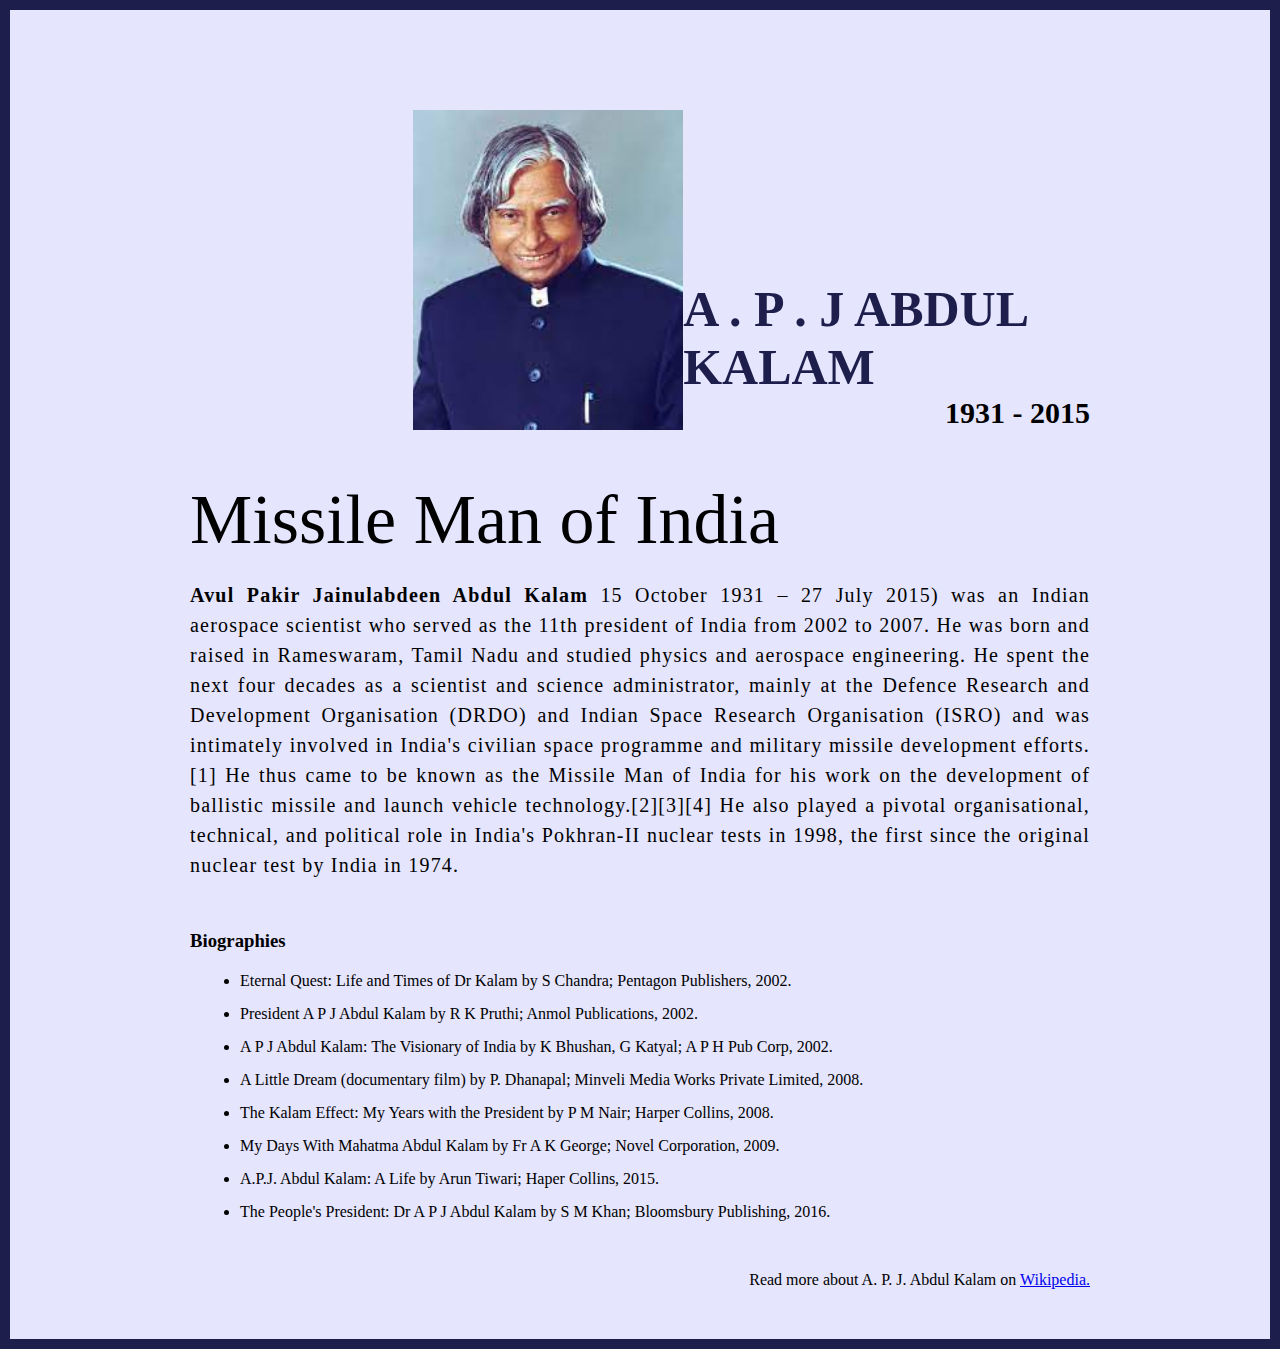
<file: project 1/index.html>
<!DOCTYPE html>
<html lang="en">
<head>
    <meta charset="UTF-8">
    <meta name="viewport" content="width=, initial-scale=1.0">
    <link rel="stylesheet" href="style.css">
    <title>A.P.J ABDUL KALAM WEBSITE </title>
</head>
<body>
    <div class="container">
        <div class="content">
          <section class="top_section">
            <div class="image_container">
            </div>
            <img src="/project 1/image/image.jpg" alt="tribute" />
            <div>
              <h1>A . P . J Abdul Kalam</h1>
              <h4>1931 - 2015</h4>
            </div>
          </section>
          <section class="about_section">
            <h2>Missile Man of India</h2>
            <p>
              <b>Avul Pakir Jainulabdeen Abdul Kalam</b> 15 October 1931 – 27 July
              2015) was an Indian aerospace scientist who served as the 11th
              president of India from 2002 to 2007. He was born and raised in
              Rameswaram, Tamil Nadu and studied physics and aerospace
              engineering. He spent the next four decades as a scientist and
              science administrator, mainly at the Defence Research and
              Development Organisation (DRDO) and Indian Space Research
              Organisation (ISRO) and was intimately involved in India's civilian
              space programme and military missile development efforts.[1] He thus
              came to be known as the Missile Man of India for his work on the
              development of ballistic missile and launch vehicle
              technology.[2][3][4] He also played a pivotal organisational,
              technical, and political role in India's Pokhran-II nuclear tests in
              1998, the first since the original nuclear test by India in 1974.
            </p>
          </section>
          <section class="biography_section">
            <h3>Biographies</h3>
            <ul>
              <li>
                Eternal Quest: Life and Times of Dr Kalam by S Chandra; Pentagon
                Publishers, 2002.
              </li>
              <li>
                President A P J Abdul Kalam by R K Pruthi; Anmol Publications,
                2002.
              </li>
              <li>
                A P J Abdul Kalam: The Visionary of India by K Bhushan, G Katyal;
                A P H Pub Corp, 2002.
              </li>
              <li>
                A Little Dream (documentary film) by P. Dhanapal; Minveli Media
                Works Private Limited, 2008.
              </li>
              <li>
                The Kalam Effect: My Years with the President by P M Nair; Harper
                Collins, 2008.
              </li>
              <li>
                My Days With Mahatma Abdul Kalam by Fr A K George; Novel
                Corporation, 2009.
              </li>
              <li>
                A.P.J. Abdul Kalam: A Life by Arun Tiwari; Haper Collins, 2015.
              </li>
              <li>
                The People's President: Dr A P J Abdul Kalam by S M Khan;
                Bloomsbury Publishing, 2016.
              </li>
            </ul>
          </section>
          <footer>
            <p>
              Read more about A. P. J. Abdul Kalam on
              <a href="https://en.wikipedia.org/wiki/A._P._J._Abdul_Kalam"
                >Wikipedia.</a
              >
            </p>
          </footer>
        </div>
      </div>
</body>
</html>
</file>
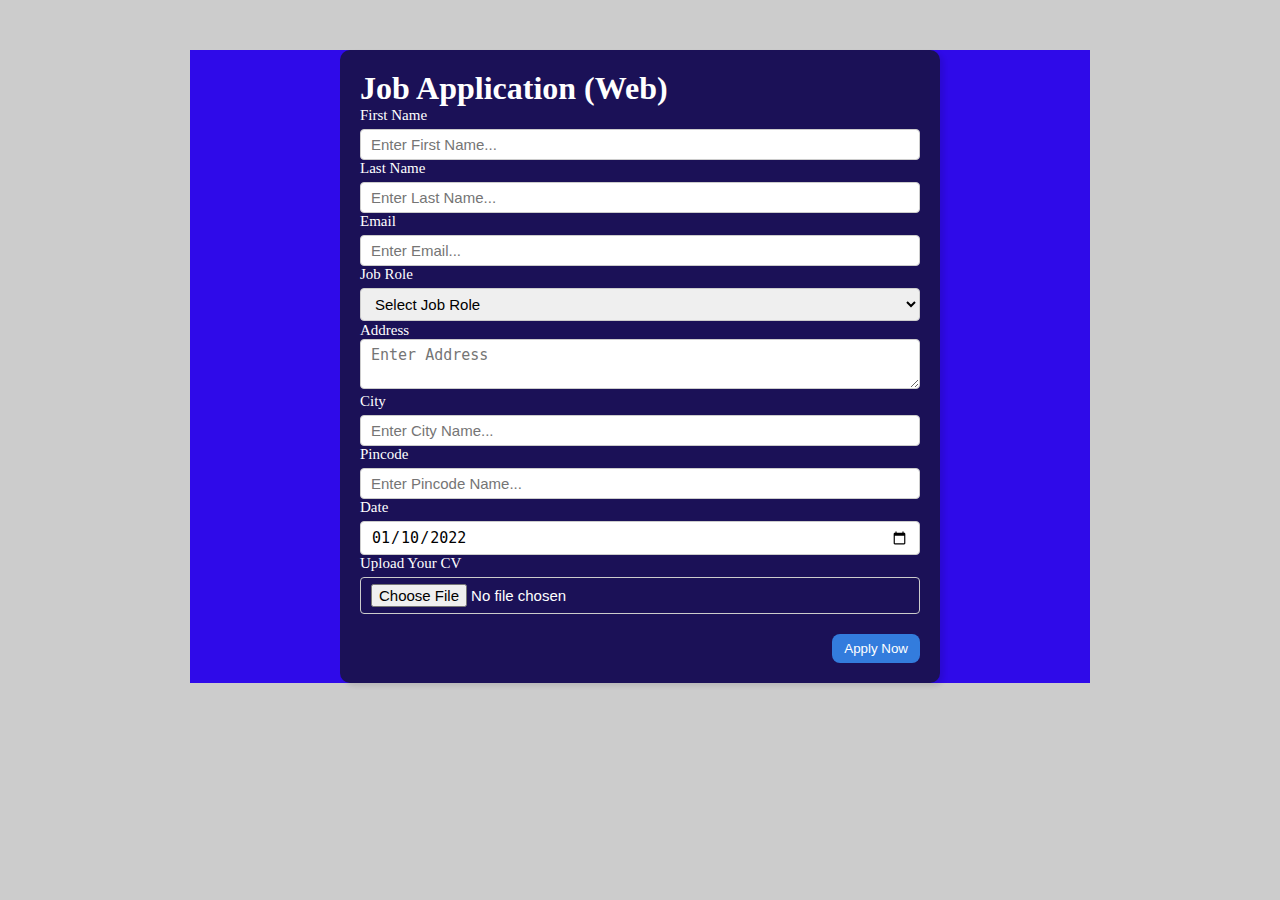
<file: project 2/index.html>
<!DOCTYPE html>
<html lang="en">

<head>
    <meta charset="UTF-8" />
    <meta http-equiv="X-UA-Compatible" content="IE=edge" />
    <meta name="viewport" content="width=device-width, initial-scale=1.0" />
    <title>Job Application Form</title>
    <link rel="stylesheet" href="style.css" />
</head>

<body>
    <div class="container">
        <div class="apply_box">
            <h1>
                Job Application
                <span class="title_small">(Web)</span>
            </h1>
            <form action="">
                <div class="form_container">
                    <div class="form_control">
                        <label for="first_name"> First Name </label>
                        <input id="first_name" name="first_name" placeholder="Enter First Name..." />
                    </div>
                    <div class="form_control">
                        <label for="last_name"> Last Name </label>
                        <input id="last_name" name="last_name" placeholder="Enter Last Name..." />
                    </div>
                    <div class="form_control">
                        <label for="email"> Email </label>
                        <input type="email" id="email" name="email" placeholder="Enter Email..." />
                    </div>
                    <div class="form_control">
                        <label for="job_role"> Job Role </label>
                        <select id="job_role" name="job_role">
                            <option value="">Select Job Role</option>
                            <option value="frontend">Frontend Developer</option>
                            <option value="backend">Backend Developer</option>
                            <option value="full_stack">Full Stack Developer</option>
                            <option value="ui_ux">UI UX Designer</option>
                        </select>
                    </div>
                    <div class="textarea_control">
                        <label for="address"> Address </label>
                        <textarea id="address" name="address" row="4" cols="50" placeholder="Enter Address"></textarea>
                    </div>
                    <div class="form_control">
                        <label for="city"> City </label>
                        <input id="city" name="city" placeholder="Enter City Name..." />
                    </div>
                    <div class="form_control">
                        <label for="pincode"> Pincode </label>
                        <input type="number" id="pincode" name="pincode" placeholder="Enter Pincode Name..." />
                    </div>
                    <div class="form_control">
                        <label for="date"> Date </label>
                        <input value="2022-01-10" type="date" id="date" name="date" />
                    </div>
                    <div class="form_control">
                        <label for="upload"> Upload Your CV </label>
                        <input type="file" id="upload" name="upload" />
                    </div>
                </div>
                <div class="button_container">
                    <button type="submit">Apply Now</button>
                </div>
            </form>
        </div>
    </div>
</body>

</html>
</file>
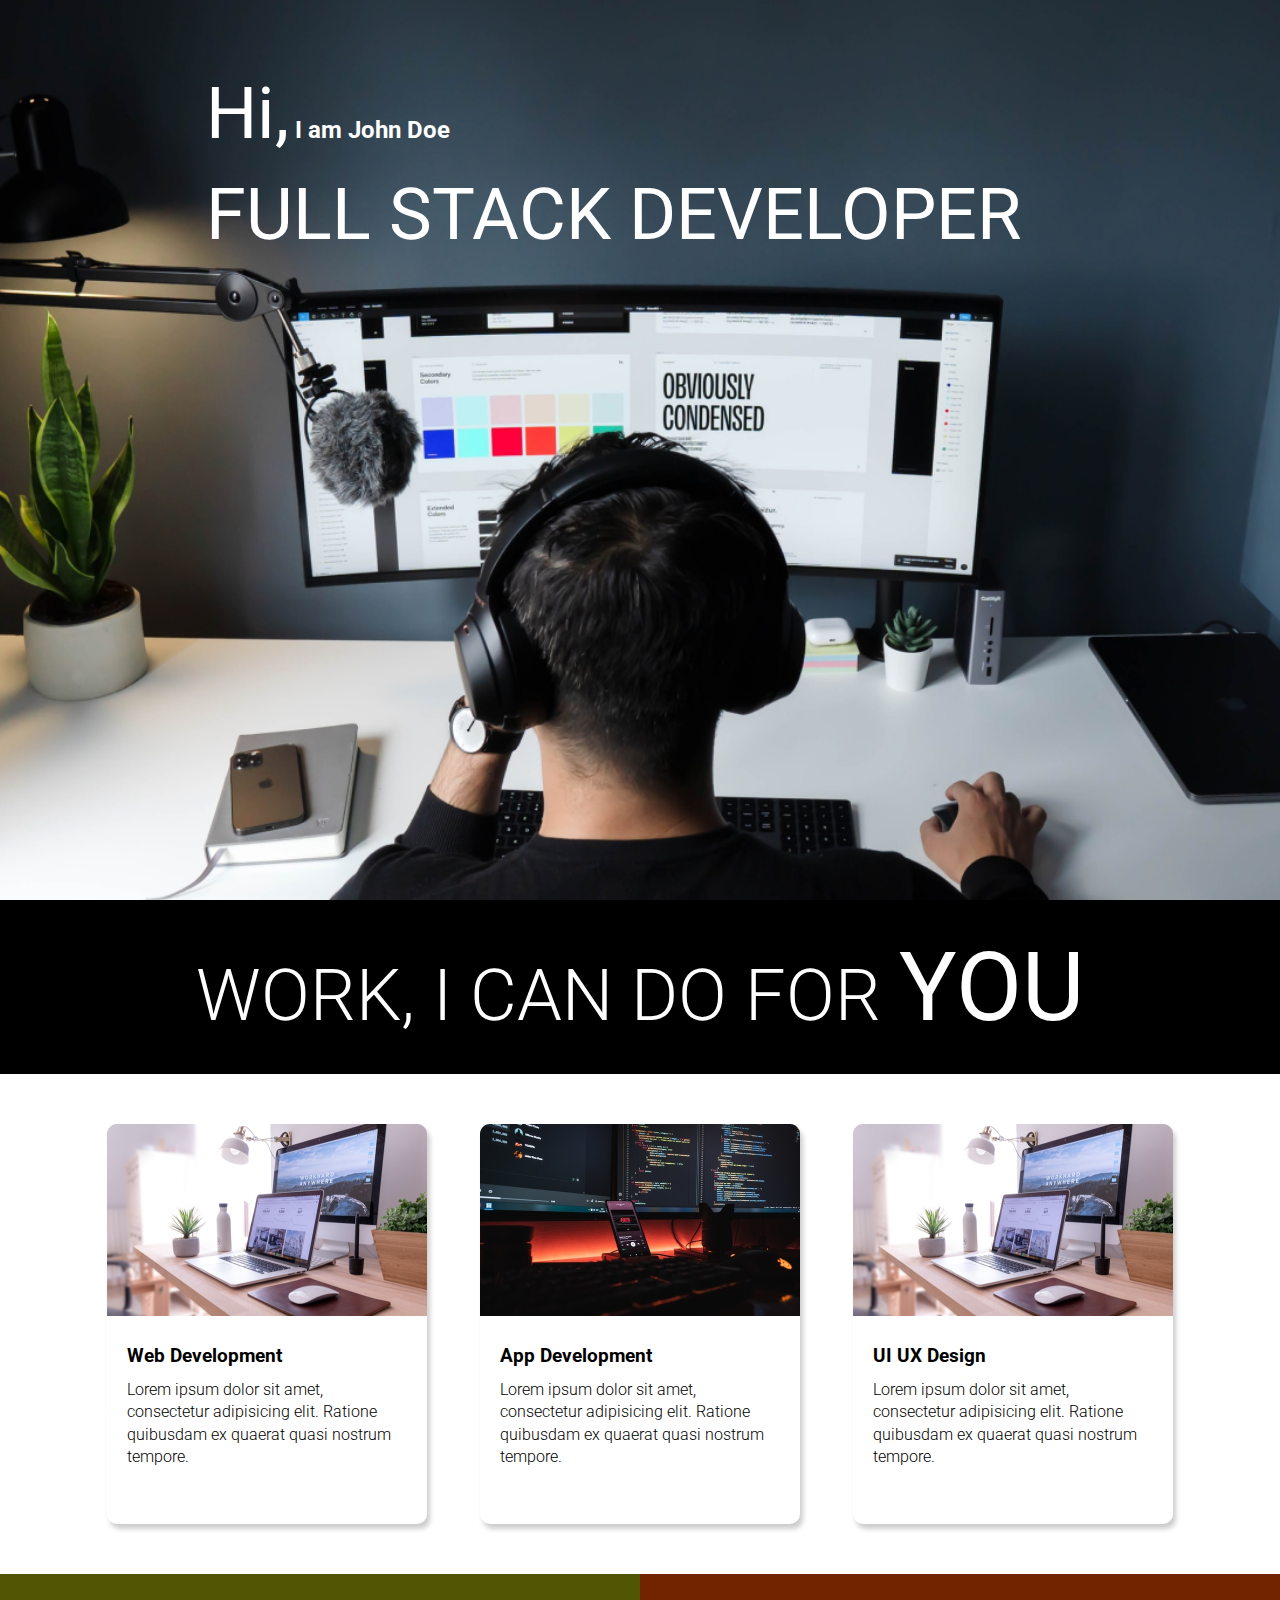
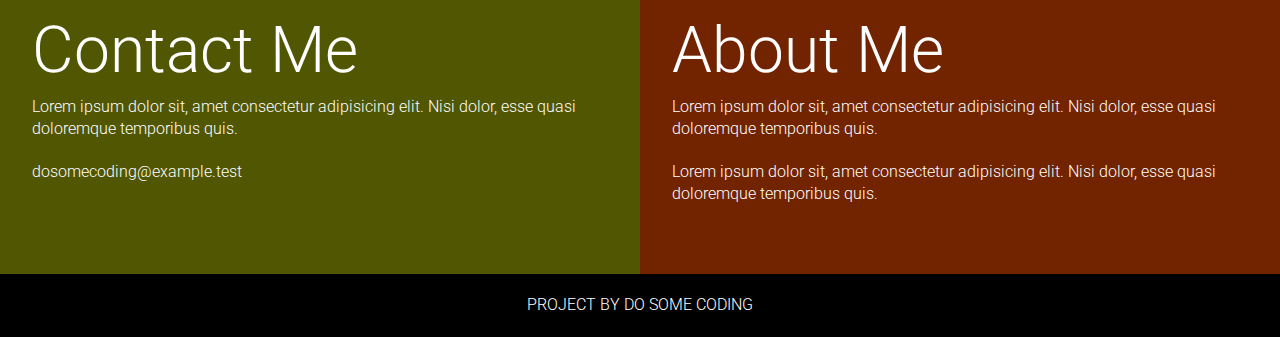
<file: project 4/index.html>
<!DOCTYPE html>
<html lang="en">
  <head>
    <meta charset="UTF-8" />
    <meta http-equiv="X-UA-Compatible" content="IE=edge" />
    <meta name="viewport" content="width=device-width, initial-scale=1.0" />
    <title>Developer | Landing Page</title>
    <link rel="stylesheet" href="style.css" />
  </head>
  <body>
    <section class="hero_section">
      <div class="text_container">
        <h2><span class="lg_text">Hi,</span> I am John Doe</h2>
        <h1 class="lg_text">FULL STACK DEVELOPER</h1>
      </div>
    </section>
    <section class="black_box">
      <h2>WORK, I CAN DO FOR <span>YOU</span></h2>
    </section>
    <section class="work">
      <div class="grid_item">
        <div class="card">
          <div class="image_container">
            <img src="images/web.png" alt="web development" />
          </div>
          <div class="card_content">
            <h3>Web Development</h3>
            <p>
              Lorem ipsum dolor sit amet, consectetur adipisicing elit. Ratione
              quibusdam ex quaerat quasi nostrum tempore.
            </p>
          </div>
        </div>
      </div>
      <div class="grid_item">
        <div class="card">
          <div class="image_container">
            <img src="images/mobile.png" alt="app development" />
          </div>
          <div class="card_content">
            <h3>App Development</h3>
            <p>
              Lorem ipsum dolor sit amet, consectetur adipisicing elit. Ratione
              quibusdam ex quaerat quasi nostrum tempore.
            </p>
          </div>
        </div>
      </div>
      <div class="grid_item">
        <div class="card">
          <div class="image_container">
            <img src="images/web.png" alt="web development" />
          </div>
          <div class="card_content">
            <h3>UI UX Design</h3>
            <p>
              Lorem ipsum dolor sit amet, consectetur adipisicing elit. Ratione
              quibusdam ex quaerat quasi nostrum tempore.
            </p>
          </div>
        </div>
      </div>
    </section>
    <section class="bottom_section">
      <div class="contact">
        <h2>Contact Me</h2>
        <p>
          Lorem ipsum dolor sit, amet consectetur adipisicing elit. Nisi dolor,
          esse quasi doloremque temporibus quis.
        </p>
        <p>dosomecoding@example.test</p>
      </div>
      <div class="about">
        <h2>About Me</h2>

        <p>
          Lorem ipsum dolor sit, amet consectetur adipisicing elit. Nisi dolor,
          esse quasi doloremque temporibus quis.
        </p>
        <p>
          Lorem ipsum dolor sit, amet consectetur adipisicing elit. Nisi dolor,
          esse quasi doloremque temporibus quis.
        </p>
      </div>
    </section>
    <footer>Project By do some coding</footer>
  </body>
</html>
</file>
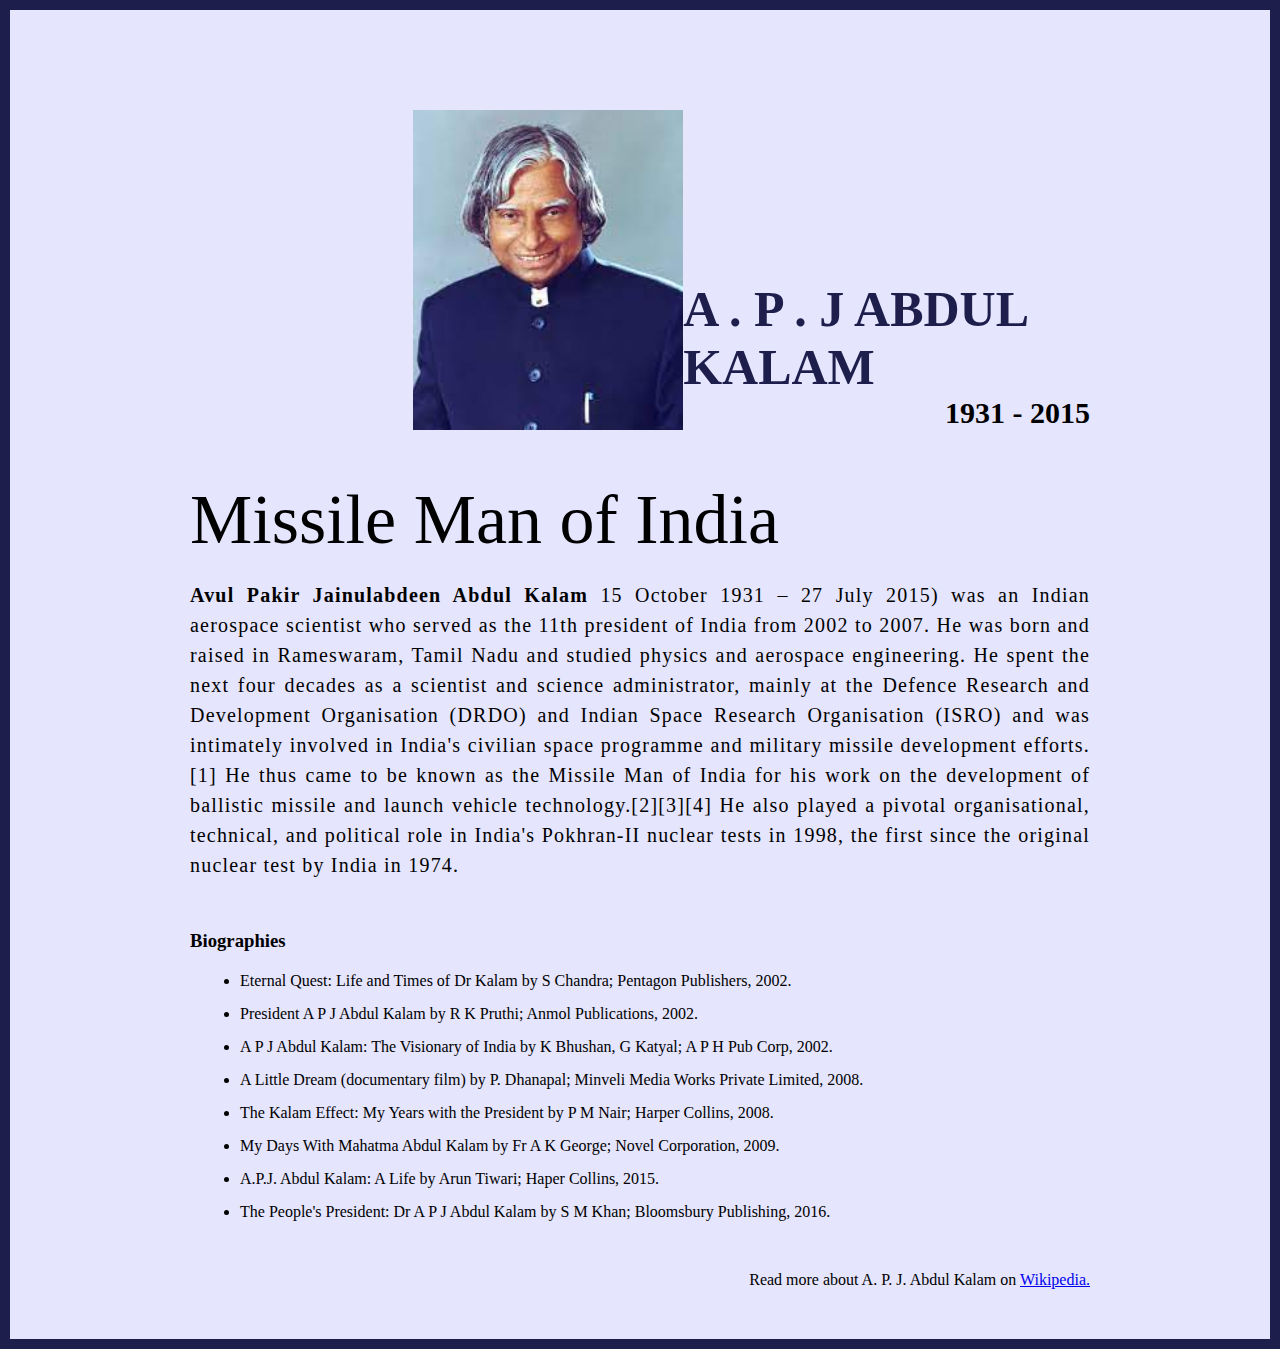
<file: 10-html-and-css-projects/project 1/index.html>
<!DOCTYPE html>
<html lang="en">
<head>
    <meta charset="UTF-8">
    <meta name="viewport" content="width=, initial-scale=1.0">
    <link rel="stylesheet" href="style.css">
    <title>A.P.J ABDUL KALAM WEBSITE </title>
</head>
<body>
    <div class="container">
        <div class="content">
          <section class="top_section">
            <div class="image_container">
            </div>
            <img src="/project 1/image/image.jpg" alt="tribute" />
            <div>
              <h1>A . P . J Abdul Kalam</h1>
              <h4>1931 - 2015</h4>
            </div>
          </section>
          <section class="about_section">
            <h2>Missile Man of India</h2>
            <p>
              <b>Avul Pakir Jainulabdeen Abdul Kalam</b> 15 October 1931 – 27 July
              2015) was an Indian aerospace scientist who served as the 11th
              president of India from 2002 to 2007. He was born and raised in
              Rameswaram, Tamil Nadu and studied physics and aerospace
              engineering. He spent the next four decades as a scientist and
              science administrator, mainly at the Defence Research and
              Development Organisation (DRDO) and Indian Space Research
              Organisation (ISRO) and was intimately involved in India's civilian
              space programme and military missile development efforts.[1] He thus
              came to be known as the Missile Man of India for his work on the
              development of ballistic missile and launch vehicle
              technology.[2][3][4] He also played a pivotal organisational,
              technical, and political role in India's Pokhran-II nuclear tests in
              1998, the first since the original nuclear test by India in 1974.
            </p>
          </section>
          <section class="biography_section">
            <h3>Biographies</h3>
            <ul>
              <li>
                Eternal Quest: Life and Times of Dr Kalam by S Chandra; Pentagon
                Publishers, 2002.
              </li>
              <li>
                President A P J Abdul Kalam by R K Pruthi; Anmol Publications,
                2002.
              </li>
              <li>
                A P J Abdul Kalam: The Visionary of India by K Bhushan, G Katyal;
                A P H Pub Corp, 2002.
              </li>
              <li>
                A Little Dream (documentary film) by P. Dhanapal; Minveli Media
                Works Private Limited, 2008.
              </li>
              <li>
                The Kalam Effect: My Years with the President by P M Nair; Harper
                Collins, 2008.
              </li>
              <li>
                My Days With Mahatma Abdul Kalam by Fr A K George; Novel
                Corporation, 2009.
              </li>
              <li>
                A.P.J. Abdul Kalam: A Life by Arun Tiwari; Haper Collins, 2015.
              </li>
              <li>
                The People's President: Dr A P J Abdul Kalam by S M Khan;
                Bloomsbury Publishing, 2016.
              </li>
            </ul>
          </section>
          <footer>
            <p>
              Read more about A. P. J. Abdul Kalam on
              <a href="https://en.wikipedia.org/wiki/A._P._J._Abdul_Kalam"
                >Wikipedia.</a
              >
            </p>
          </footer>
        </div>
      </div>
</body>
</html>
</file>
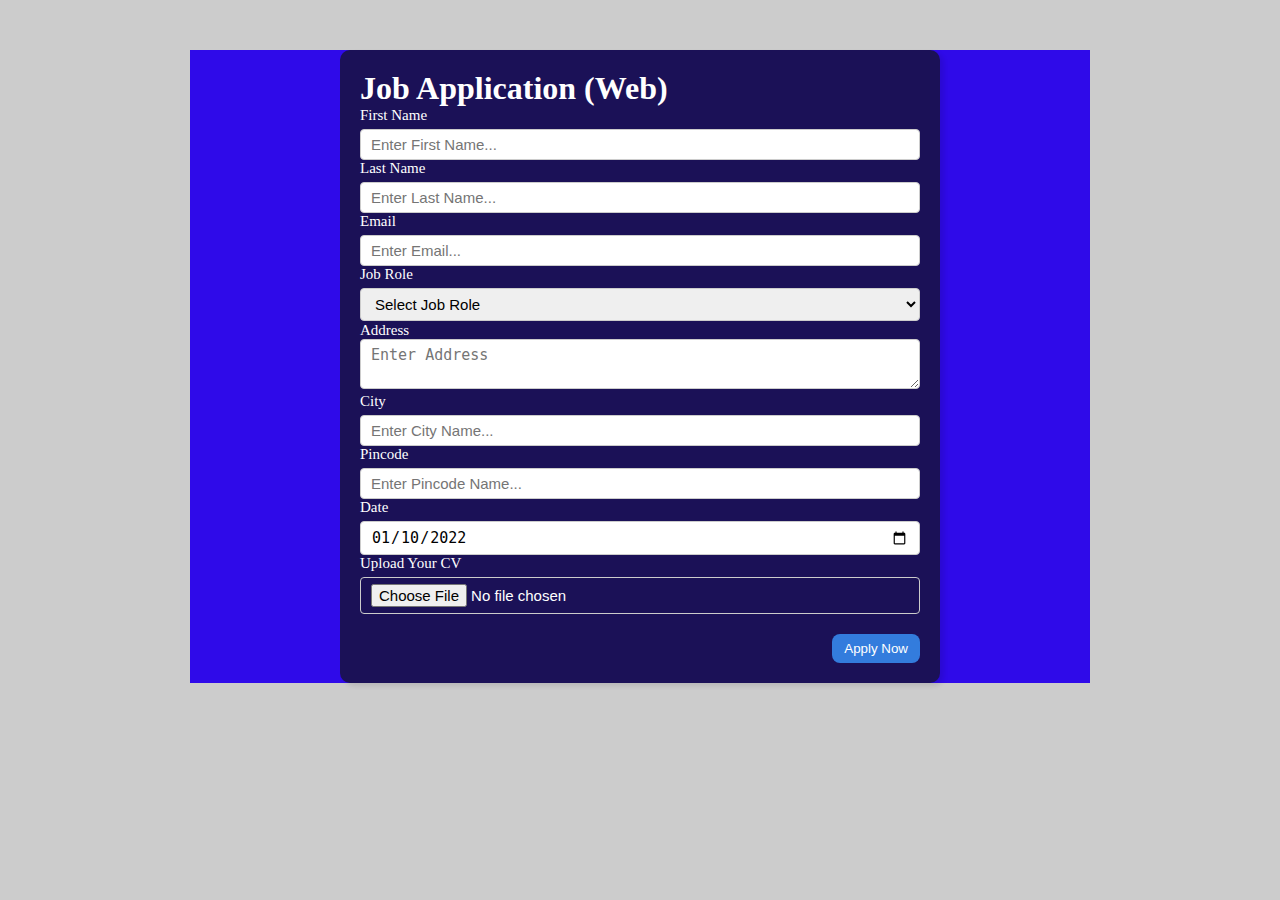
<file: 10-html-and-css-projects/project 2/index.html>
<!DOCTYPE html>
<html lang="en">

<head>
    <meta charset="UTF-8" />
    <meta http-equiv="X-UA-Compatible" content="IE=edge" />
    <meta name="viewport" content="width=device-width, initial-scale=1.0" />
    <title>Job Application Form</title>
    <link rel="stylesheet" href="style.css" />
</head>

<body>
    <div class="container">
        <div class="apply_box">
            <h1>
                Job Application
                <span class="title_small">(Web)</span>
            </h1>
            <form action="">
                <div class="form_container">
                    <div class="form_control">
                        <label for="first_name"> First Name </label>
                        <input id="first_name" name="first_name" placeholder="Enter First Name..." />
                    </div>
                    <div class="form_control">
                        <label for="last_name"> Last Name </label>
                        <input id="last_name" name="last_name" placeholder="Enter Last Name..." />
                    </div>
                    <div class="form_control">
                        <label for="email"> Email </label>
                        <input type="email" id="email" name="email" placeholder="Enter Email..." />
                    </div>
                    <div class="form_control">
                        <label for="job_role"> Job Role </label>
                        <select id="job_role" name="job_role">
                            <option value="">Select Job Role</option>
                            <option value="frontend">Frontend Developer</option>
                            <option value="backend">Backend Developer</option>
                            <option value="full_stack">Full Stack Developer</option>
                            <option value="ui_ux">UI UX Designer</option>
                        </select>
                    </div>
                    <div class="textarea_control">
                        <label for="address"> Address </label>
                        <textarea id="address" name="address" row="4" cols="50" placeholder="Enter Address"></textarea>
                    </div>
                    <div class="form_control">
                        <label for="city"> City </label>
                        <input id="city" name="city" placeholder="Enter City Name..." />
                    </div>
                    <div class="form_control">
                        <label for="pincode"> Pincode </label>
                        <input type="number" id="pincode" name="pincode" placeholder="Enter Pincode Name..." />
                    </div>
                    <div class="form_control">
                        <label for="date"> Date </label>
                        <input value="2022-01-10" type="date" id="date" name="date" />
                    </div>
                    <div class="form_control">
                        <label for="upload"> Upload Your CV </label>
                        <input type="file" id="upload" name="upload" />
                    </div>
                </div>
                <div class="button_container">
                    <button type="submit">Apply Now</button>
                </div>
            </form>
        </div>
    </div>
</body>

</html>
</file>
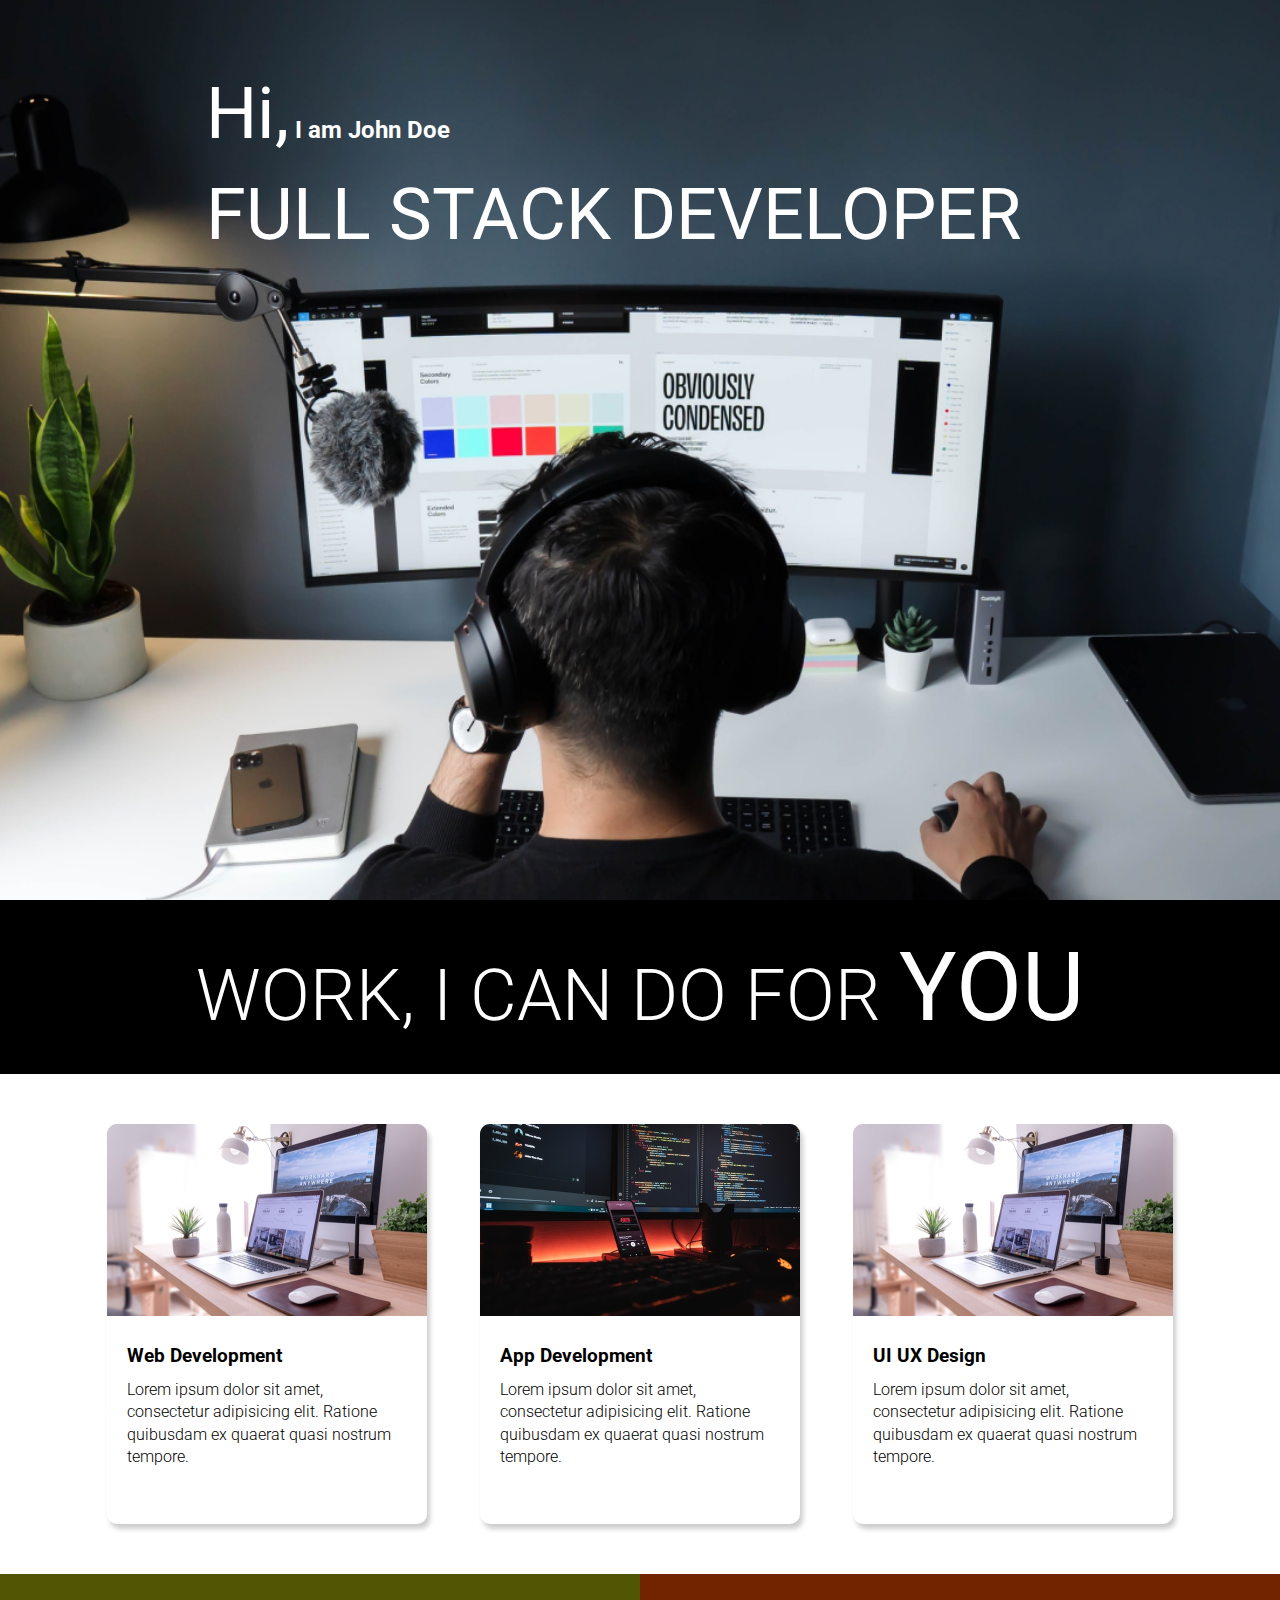
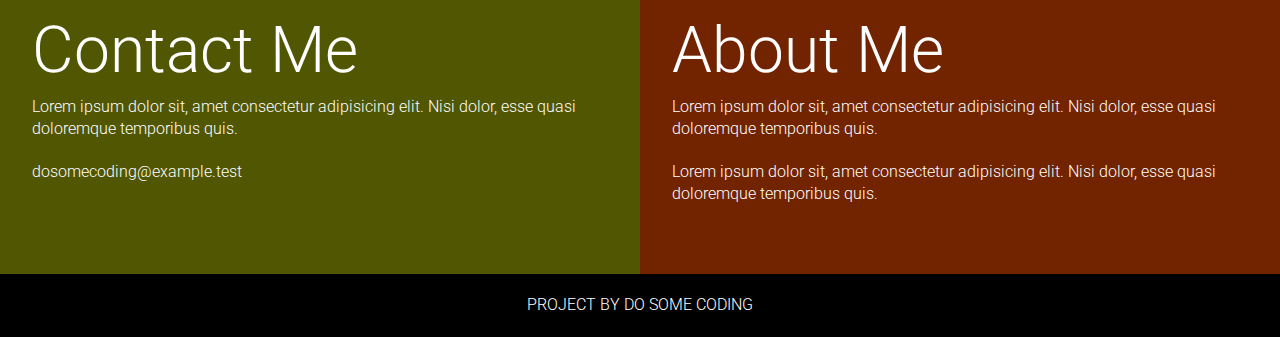
<file: 10-html-and-css-projects/project 4/index.html>
<!DOCTYPE html>
<html lang="en">
  <head>
    <meta charset="UTF-8" />
    <meta http-equiv="X-UA-Compatible" content="IE=edge" />
    <meta name="viewport" content="width=device-width, initial-scale=1.0" />
    <title>Developer | Landing Page</title>
    <link rel="stylesheet" href="style.css" />
  </head>
  <body>
    <section class="hero_section">
      <div class="text_container">
        <h2><span class="lg_text">Hi,</span> I am John Doe</h2>
        <h1 class="lg_text">FULL STACK DEVELOPER</h1>
      </div>
    </section>
    <section class="black_box">
      <h2>WORK, I CAN DO FOR <span>YOU</span></h2>
    </section>
    <section class="work">
      <div class="grid_item">
        <div class="card">
          <div class="image_container">
            <img src="images/web.png" alt="web development" />
          </div>
          <div class="card_content">
            <h3>Web Development</h3>
            <p>
              Lorem ipsum dolor sit amet, consectetur adipisicing elit. Ratione
              quibusdam ex quaerat quasi nostrum tempore.
            </p>
          </div>
        </div>
      </div>
      <div class="grid_item">
        <div class="card">
          <div class="image_container">
            <img src="images/mobile.png" alt="app development" />
          </div>
          <div class="card_content">
            <h3>App Development</h3>
            <p>
              Lorem ipsum dolor sit amet, consectetur adipisicing elit. Ratione
              quibusdam ex quaerat quasi nostrum tempore.
            </p>
          </div>
        </div>
      </div>
      <div class="grid_item">
        <div class="card">
          <div class="image_container">
            <img src="images/web.png" alt="web development" />
          </div>
          <div class="card_content">
            <h3>UI UX Design</h3>
            <p>
              Lorem ipsum dolor sit amet, consectetur adipisicing elit. Ratione
              quibusdam ex quaerat quasi nostrum tempore.
            </p>
          </div>
        </div>
      </div>
    </section>
    <section class="bottom_section">
      <div class="contact">
        <h2>Contact Me</h2>
        <p>
          Lorem ipsum dolor sit, amet consectetur adipisicing elit. Nisi dolor,
          esse quasi doloremque temporibus quis.
        </p>
        <p>dosomecoding@example.test</p>
      </div>
      <div class="about">
        <h2>About Me</h2>

        <p>
          Lorem ipsum dolor sit, amet consectetur adipisicing elit. Nisi dolor,
          esse quasi doloremque temporibus quis.
        </p>
        <p>
          Lorem ipsum dolor sit, amet consectetur adipisicing elit. Nisi dolor,
          esse quasi doloremque temporibus quis.
        </p>
      </div>
    </section>
    <footer>Project By do some coding</footer>
  </body>
</html>
</file>
<file: project 1/style.css>
* {
    margin: 0;
    padding: 0;
    box-sizing: border-box;
  }
  
  .container {
    background-color: #e5e5fd;
    min-height: 100vh;
    border: 10px solid #1d1e4c;
  }
  
  .content {
    max-width: 900px;
    margin: 0 auto;
  }
  .top_section {
    margin-top: 100px;
    display: flex;
    justify-content: space-between;
    align-items: flex-end;
  }
  .top_section h1 {
    font-size: 50px;
    font-weight: bold;
    color: #1d1e4c;
    text-transform: uppercase;
  }
  .top_section h4 {
    font-size: 30px;
    text-align: end;
  }
  
  .image_container {
    border-radius: 50%;
    overflow: hidden;
  }
  
  .image_container,
  img {
    width: 300px;
    height: 320px;
  }
  .about_section {
    margin-top: 50px;
  }
  .about_section h2 {
    font-size: 70px;
    font-weight: 400;
    margin-bottom: 20px;
  }
  .about_section p {
    font-size: 20px;
    line-height: 30px;
    letter-spacing: 1.2px;
    text-align: justify;
  }
  .biography_section {
    margin: 50px 0;
  }
  .biography_section h3 {
    margin-bottom: 20px;
  }
  .biography_section ul {
    margin-left: 50px;
  }
  .biography_section li {
    margin-bottom: 15px;
  }
  
  footer {
    margin: 50px 0;
  }
  footer p {
    text-align: end;
  }
</file>
<file: project 2/style.css>
* {
    margin: 0;
    padding: 0;
    box-sizing: border-box;
}

body {
    background-color: #ccc;
}

.container {
    max-width: 900px;
    margin: 0 auto;
    background-color: rgb(47, 10, 233);
    color: white;
}

.apply_box {
    max-width: 600px;
    padding: 20px;
    background-color:rgb(27, 17, 87);
    margin: 0 auto;
    margin-top: 50px;
    box-shadow: 4px 3px 5px rgba(1, 1, 1, 0.1);
    border-radius: 10px;
}

/* .title_small {
    font-size: 20px;
} */

.form-cont {
    margin-top: 20px;
    display: grid;
    grid-template-columns: repeat(auto-fit, minmax(200px, 1fr));
    gap: 20px;
}

.form_control {
    display: flex;
    flex-direction: column;
}

label {
    font-size: 15px;
    margin-bottom: 5px;
}

input,
select,
textarea {
    padding: 6px 10px;
    border: 1px solid #ccc;
    border-radius: 4px;
    font-size: 15px;
}

input:focus {
    outline-color: red;
}

.button_container {
    display: flex;

    justify-content: flex-end;
    margin-top: 20px;
}

button {
    background-color: rgb(51, 124, 221);
    border: transparent solid 2px;
    padding: 5px 10px;
    color: white;
    border-radius: 8px;
    transition: 0.3s ease-in;
}

button:hover {
    background-color: #ccc;
    border: 2px solid red;
    color: black;
    transition: 0.3s ease-out;
    cursor: pointer;
}

.textarea_control {
    grid-column: 1 / span 2;
}

.textarea_control textarea {
    width: 100%;
}

@media (max-width: 460px) {
    .textarea_control {
        grid-column: 1 / span 1;
    }
}

;
</file>
<file: project 4/style.css>
@import url("https://fonts.googleapis.com/css2?family=Roboto:ital,wght@0,100;0,300;0,400;0,500;0,700;0,900;1,100;1,300;1,400;1,500;1,700;1,900&display=swap");
* {
  margin: 0;
  padding: 0;
  box-sizing: border-box;
}

html,
body {
  line-height: 1.4;
  font-weight: 300;
  font-family: "Roboto", sans-serif;
}

.hero_section {
  background-image: url(images/developer.png);
  min-height: 100vh;
  background-position: center;
  background-size: cover;
  background-repeat: no-repeat;
}
.text_container {
  color: white;
  max-width: 900px;
  margin: 0 auto;
  padding-top: 64px;
  padding-left: 16px;
}
.lg_text {
  font-size: 72px;
  font-weight: 400;
}
.black_box {
  background-color: #000;
  padding: 20px;
}
.black_box h2 {
  font-size: 72px;
  color: white;
  text-align: center;
  font-weight: 300;
}

.black_box h2 span {
  font-weight: 400;
  font-size: 96px;
}
.work {
  display: grid;
  gap: 20px;
  grid-template-columns: repeat(auto-fit, minmax(320px, 1fr));

  max-width: 1100px;
  margin: 50px auto;
}
.grid_item {
  display: flex;
  justify-content: center;
  align-items: center;
}
.card {
  max-width: 320px;
  height: 400px;
  border-radius: 10px;
  box-shadow: 3px 5px 5px rgba(1, 1, 1, 0.2);
  transition: 0.2s ease-in-out;
}
.card:hover {
  transform: scale(1.04);
  box-shadow: 3px 5px 5px rgba(1, 1, 1, 0.3);
  transition: 0.2s ease-in-out;
}
.card_content {
  padding: 20px;
}
.card_content h3 {
  margin-bottom: 10px;
}
.bottom_section {
  display: flex;
}
.contact {
  background-color: #515603;
}
.about {
  background-color: #722300;
}

.contact,
.about {
  min-height: 300px;
  padding: 32px;
  color: white;
}
.about h2,
.contact h2 {
  font-size: 64px;
  font-weight: 300;
}
.about p,
.contact p {
  margin-bottom: 20px;
}

footer {
  text-align: center;
  text-transform: uppercase;
  background-color: #000;
  padding: 20px;
  color: white;
}
@media (max-width: 786px) {
  .hero_section {
    min-height: 50vh;
  }
  .text_container {
    padding: 10px 0;
    text-align: center;
  }
  .lg_text {
    font-size: 32px;
  }
  .black_box h2 {
    font-size: 24px;
  }
  .black_box h2 span {
    font-weight: 400;
    font-size: 32px;
  }
  .bottom_section {
    flex-direction: column;
  }
  h1 {
    font-size: 32px;
  }
  .about h2,
  .contact h2 {
    font-size: 32px;
  }
}
</file>
<file: 10-html-and-css-projects/project 1/style.css>
* {
    margin: 0;
    padding: 0;
    box-sizing: border-box;
  }
  
  .container {
    background-color: #e5e5fd;
    min-height: 100vh;
    border: 10px solid #1d1e4c;
  }
  
  .content {
    max-width: 900px;
    margin: 0 auto;
  }
  .top_section {
    margin-top: 100px;
    display: flex;
    justify-content: space-between;
    align-items: flex-end;
  }
  .top_section h1 {
    font-size: 50px;
    font-weight: bold;
    color: #1d1e4c;
    text-transform: uppercase;
  }
  .top_section h4 {
    font-size: 30px;
    text-align: end;
  }
  
  .image_container {
    border-radius: 50%;
    overflow: hidden;
  }
  
  .image_container,
  img {
    width: 300px;
    height: 320px;
  }
  .about_section {
    margin-top: 50px;
  }
  .about_section h2 {
    font-size: 70px;
    font-weight: 400;
    margin-bottom: 20px;
  }
  .about_section p {
    font-size: 20px;
    line-height: 30px;
    letter-spacing: 1.2px;
    text-align: justify;
  }
  .biography_section {
    margin: 50px 0;
  }
  .biography_section h3 {
    margin-bottom: 20px;
  }
  .biography_section ul {
    margin-left: 50px;
  }
  .biography_section li {
    margin-bottom: 15px;
  }
  
  footer {
    margin: 50px 0;
  }
  footer p {
    text-align: end;
  }
</file>
<file: 10-html-and-css-projects/project 2/style.css>
* {
    margin: 0;
    padding: 0;
    box-sizing: border-box;
}

body {
    background-color: #ccc;
}

.container {
    max-width: 900px;
    margin: 0 auto;
    background-color: rgb(47, 10, 233);
    color: white;
}

.apply_box {
    max-width: 600px;
    padding: 20px;
    background-color:rgb(27, 17, 87);
    margin: 0 auto;
    margin-top: 50px;
    box-shadow: 4px 3px 5px rgba(1, 1, 1, 0.1);
    border-radius: 10px;
}

/* .title_small {
    font-size: 20px;
} */

.form-cont {
    margin-top: 20px;
    display: grid;
    grid-template-columns: repeat(auto-fit, minmax(200px, 1fr));
    gap: 20px;
}

.form_control {
    display: flex;
    flex-direction: column;
}

label {
    font-size: 15px;
    margin-bottom: 5px;
}

input,
select,
textarea {
    padding: 6px 10px;
    border: 1px solid #ccc;
    border-radius: 4px;
    font-size: 15px;
}

input:focus {
    outline-color: red;
}

.button_container {
    display: flex;

    justify-content: flex-end;
    margin-top: 20px;
}

button {
    background-color: rgb(51, 124, 221);
    border: transparent solid 2px;
    padding: 5px 10px;
    color: white;
    border-radius: 8px;
    transition: 0.3s ease-in;
}

button:hover {
    background-color: #ccc;
    border: 2px solid red;
    color: black;
    transition: 0.3s ease-out;
    cursor: pointer;
}

.textarea_control {
    grid-column: 1 / span 2;
}

.textarea_control textarea {
    width: 100%;
}

@media (max-width: 460px) {
    .textarea_control {
        grid-column: 1 / span 1;
    }
}

;
</file>
<file: 10-html-and-css-projects/project 4/style.css>
@import url("https://fonts.googleapis.com/css2?family=Roboto:ital,wght@0,100;0,300;0,400;0,500;0,700;0,900;1,100;1,300;1,400;1,500;1,700;1,900&display=swap");
* {
  margin: 0;
  padding: 0;
  box-sizing: border-box;
}

html,
body {
  line-height: 1.4;
  font-weight: 300;
  font-family: "Roboto", sans-serif;
}

.hero_section {
  background-image: url(images/developer.png);
  min-height: 100vh;
  background-position: center;
  background-size: cover;
  background-repeat: no-repeat;
}
.text_container {
  color: white;
  max-width: 900px;
  margin: 0 auto;
  padding-top: 64px;
  padding-left: 16px;
}
.lg_text {
  font-size: 72px;
  font-weight: 400;
}
.black_box {
  background-color: #000;
  padding: 20px;
}
.black_box h2 {
  font-size: 72px;
  color: white;
  text-align: center;
  font-weight: 300;
}

.black_box h2 span {
  font-weight: 400;
  font-size: 96px;
}
.work {
  display: grid;
  gap: 20px;
  grid-template-columns: repeat(auto-fit, minmax(320px, 1fr));

  max-width: 1100px;
  margin: 50px auto;
}
.grid_item {
  display: flex;
  justify-content: center;
  align-items: center;
}
.card {
  max-width: 320px;
  height: 400px;
  border-radius: 10px;
  box-shadow: 3px 5px 5px rgba(1, 1, 1, 0.2);
  transition: 0.2s ease-in-out;
}
.card:hover {
  transform: scale(1.04);
  box-shadow: 3px 5px 5px rgba(1, 1, 1, 0.3);
  transition: 0.2s ease-in-out;
}
.card_content {
  padding: 20px;
}
.card_content h3 {
  margin-bottom: 10px;
}
.bottom_section {
  display: flex;
}
.contact {
  background-color: #515603;
}
.about {
  background-color: #722300;
}

.contact,
.about {
  min-height: 300px;
  padding: 32px;
  color: white;
}
.about h2,
.contact h2 {
  font-size: 64px;
  font-weight: 300;
}
.about p,
.contact p {
  margin-bottom: 20px;
}

footer {
  text-align: center;
  text-transform: uppercase;
  background-color: #000;
  padding: 20px;
  color: white;
}
@media (max-width: 786px) {
  .hero_section {
    min-height: 50vh;
  }
  .text_container {
    padding: 10px 0;
    text-align: center;
  }
  .lg_text {
    font-size: 32px;
  }
  .black_box h2 {
    font-size: 24px;
  }
  .black_box h2 span {
    font-weight: 400;
    font-size: 32px;
  }
  .bottom_section {
    flex-direction: column;
  }
  h1 {
    font-size: 32px;
  }
  .about h2,
  .contact h2 {
    font-size: 32px;
  }
}
</file>
